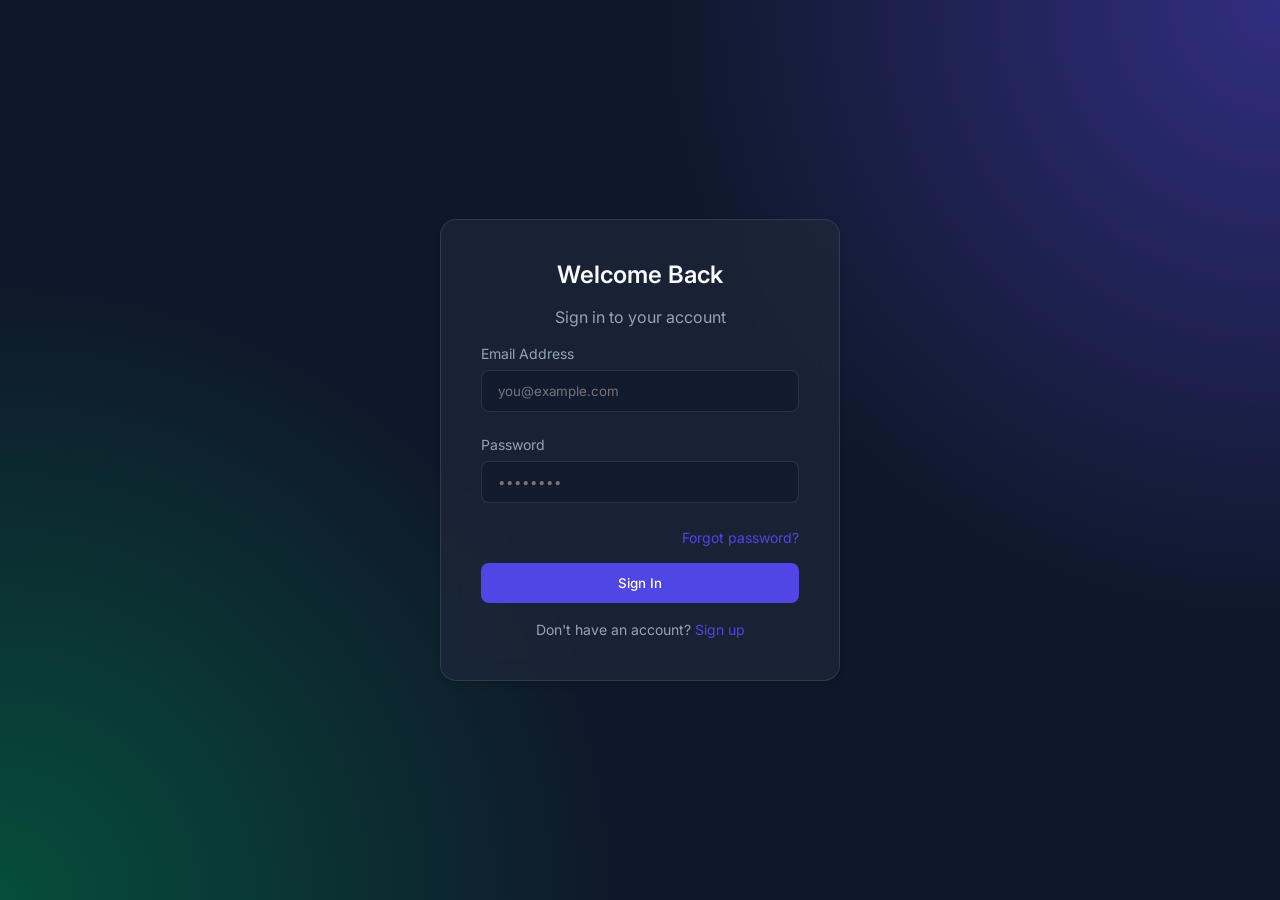
<file: fe/index.html>
<!DOCTYPE html>
<html lang="en">

<head>
    <meta charset="UTF-8">
    <meta name="viewport" content="width=device-width, initial-scale=1.0">
    <title>Hotel Management | Authentication</title>
    <link href="https://fonts.googleapis.com/css2?family=Inter:wght@400;500;600&display=swap" rel="stylesheet">
    <link rel="stylesheet" href="css/styles.css">
</head>

<body>

    <div class="auth-container">
        <div class="glass-panel auth-card" id="loginCard">
            <div class="text-center mb-4">
                <h2>Welcome Back</h2>
                <p>Sign in to your account</p>
            </div>

            <div id="loginAlert" class="alert alert-error"></div>

            <form id="loginForm">
                <div class="form-group">
                    <label for="loginEmail">Email Address</label>
                    <input type="email" id="loginEmail" required placeholder="you@example.com">
                </div>
                <div class="form-group">
                    <label for="loginPassword">Password</label>
                    <input type="password" id="loginPassword" required placeholder="••••••••">
                </div>
                <div class="text-right mb-4">
                    <span class="text-sm text-primary cursor-pointer" id="showForgot">Forgot password?</span>
                </div>
                <button type="submit" class="btn btn-primary btn-block" id="loginBtn">Sign In</button>
            </form>

            <div class="text-center mt-4">
                <p class="text-sm">Don't have an account? <span class="text-primary cursor-pointer"
                        id="showRegister">Sign up</span></p>
            </div>
        </div>

        <div class="glass-panel auth-card hidden" id="registerCard">
            <div class="text-center mb-4">
                <h2>Create Account</h2>
                <p>Join our hotel management system</p>
            </div>

            <div id="registerAlert" class="alert alert-error"></div>

            <form id="registerForm">
                <div class="form-group">
                    <label for="regFullName">Full Name</label>
                    <input type="text" id="regFullName" required placeholder="John Doe">
                </div>
                <div class="form-group">
                    <label for="regEmail">Email Address</label>
                    <input type="email" id="regEmail" required placeholder="you@example.com">
                </div>
                <div class="form-group">
                    <label for="regPassword">Password</label>
                    <input type="password" id="regPassword" required minlength="6" placeholder="••••••••">
                </div>
                <button type="submit" class="btn btn-primary btn-block" id="registerBtn">Register</button>
            </form>

            <div class="text-center mt-4">
                <p class="text-sm">Already have an account? <span class="text-primary cursor-pointer"
                        id="showLogin">Sign in</span></p>
            </div>
        </div>

        <div class="glass-panel auth-card hidden" id="forgotCard">
            <div class="text-center mb-4">
                <h2>Forgot Password</h2>
                <p>Enter your email to receive a reset token</p>
            </div>

            <div id="forgotAlert" class="alert alert-error"></div>

            <form id="forgotForm">
                <div class="form-group">
                    <label for="forgotEmail">Email Address</label>
                    <input type="email" id="forgotEmail" required placeholder="you@example.com">
                </div>
                <button type="submit" class="btn btn-primary btn-block" id="forgotBtn">Send Token</button>
            </form>

            <div class="text-center mt-4">
                <p class="text-sm"><span class="text-primary cursor-pointer" id="backToLoginForgot">Back to Login</span>
                </p>
            </div>
        </div>

        <div class="glass-panel auth-card hidden" id="resetCard">
            <div class="text-center mb-4">
                <h2>Reset Password</h2>
                <p>Enter your token and new password</p>
            </div>

            <div id="resetAlert" class="alert alert-error"></div>

            <form id="resetForm">
                <div class="form-group">
                    <label for="resetEmail">Email Address</label>
                    <input type="email" id="resetEmail" required placeholder="you@example.com">
                </div>
                <div class="form-group">
                    <label for="resetToken">Reset Token</label>
                    <input type="text" id="resetToken" required placeholder="Paste token here">
                </div>
                <div class="form-group">
                    <label for="resetNewPassword">New Password</label>
                    <input type="password" id="resetNewPassword" required minlength="6" placeholder="••••••••">
                </div>
                <button type="submit" class="btn btn-primary btn-block" id="resetBtn">Change Password</button>
            </form>

            <div class="text-center mt-4">
                <p class="text-sm"><span class="text-primary cursor-pointer" id="backToLoginReset">Back to Login</span>
                </p>
            </div>
        </div>
    </div>

    <!-- Scripts -->
    <script src="js/api.js"></script>
    <script src="js/auth.js"></script>
</body>

</html>
</file>
<file: fe/css/styles.css>
:root {
  --primary-color: #4F46E5; /* Indigo 600 */
  --primary-hover: #4338CA;
  --secondary-color: #10B981; /* Emerald 500 */
  --danger-color: #EF4444;
  --base-bg: #0F172A; /* Slate 900 */
  --surface-bg: rgba(30, 41, 59, 0.7); /* Slate 800 transparent */
  --surface-border: rgba(255, 255, 255, 0.1);
  --text-main: #F8FAFC;
  --text-muted: #94A3B8;
  --font-family: 'Inter', sans-serif;
}

* {
  box-sizing: border-box;
  margin: 0;
  padding: 0;
}

body {
  font-family: var(--font-family);
  background-color: var(--base-bg);
  background-image: radial-gradient(circle at top right, #312E81 0%, transparent 40%),
                    radial-gradient(circle at bottom left, #064E3B 0%, transparent 40%);
  background-attachment: fixed;
  color: var(--text-main);
  min-height: 100vh;
  display: flex;
  flex-direction: column;
}

/* Glassmorphism Surface Utilities */
.glass-panel {
  background: var(--surface-bg);
  backdrop-filter: blur(12px);
  -webkit-backdrop-filter: blur(12px);
  border: 1px solid var(--surface-border);
  border-radius: 16px;
  box-shadow: 0 4px 6px -1px rgba(0, 0, 0, 0.1), 0 2px 4px -1px rgba(0, 0, 0, 0.06);
}

.glass-header {
  padding: 1rem 2rem;
  display: flex;
  justify-content: space-between;
  align-items: center;
  border-bottom: 1px solid var(--surface-border);
}

/* Typography */
h1, h2, h3 { font-weight: 600; margin-bottom: 1rem; }
p { color: var(--text-muted); line-height: 1.5; }

/* Forms & Inputs */
.form-group {
  margin-bottom: 1.5rem;
}

label {
  display: block;
  margin-bottom: 0.5rem;
  font-size: 0.875rem;
  color: var(--text-muted);
}

input, select, textarea {
  width: 100%;
  padding: 0.75rem 1rem;
  background: rgba(15, 23, 42, 0.6);
  border: 1px solid var(--surface-border);
  border-radius: 8px;
  color: var(--text-main);
  font-family: var(--font-family);
  transition: all 0.3s ease;
}

input:focus, select:focus, textarea:focus {
  outline: none;
  border-color: var(--primary-color);
  box-shadow: 0 0 0 2px rgba(79, 70, 229, 0.2);
}

/* Buttons */
.btn {
  display: inline-flex;
  align-items: center;
  justify-content: center;
  padding: 0.75rem 1.5rem;
  border-radius: 8px;
  font-weight: 500;
  cursor: pointer;
  border: none;
  transition: all 0.2s ease;
  font-family: var(--font-family);
}

.btn-primary {
  background-color: var(--primary-color);
  color: white;
}

.btn-primary:hover {
  background-color: var(--primary-hover);
  transform: translateY(-1px);
}

.btn-secondary {
  background-color: transparent;
  color: var(--text-main);
  border: 1px solid var(--surface-border);
}

.btn-secondary:hover {
  background-color: rgba(255, 255, 255, 0.05);
}

.btn-danger {
  background-color: var(--danger-color);
  color: white;
}

.btn-block { width: 100%; }

/* Alerts / Toasts */
.alert {
  padding: 1rem;
  border-radius: 8px;
  margin-bottom: 1rem;
  font-size: 0.875rem;
  display: none;
}
.alert-error {
  background-color: rgba(239, 68, 68, 0.2);
  color: #FCA5A5;
  border: 1px solid rgba(239, 68, 68, 0.3);
}
.alert-success {
  background-color: rgba(16, 185, 129, 0.2);
  color: #6EE7B7;
  border: 1px solid rgba(16, 185, 129, 0.3);
}

/* Layout Utilities */
.container {
  width: 100%;
  max-width: 1200px;
  margin: 0 auto;
  padding: 2rem;
}

.auth-container {
  display: flex;
  align-items: center;
  justify-content: center;
  min-height: 100vh;
}

.auth-card {
  width: 100%;
  max-width: 400px;
  padding: 2.5rem;
}

/* Utilities */
.hidden { display: none !important; }
.text-center { text-align: center; }
.mt-4 { margin-top: 1rem; }
.mb-4 { margin-bottom: 1rem; }
.cursor-pointer { cursor: pointer; }
.text-primary { color: var(--primary-color); }
.text-sm { font-size: 0.875rem; }

/* Dashboard layout */
.dashboard-layout {
  display: grid;
  grid-template-columns: 250px 1fr;
  min-height: 100vh;
}

.sidebar {
  border-right: 1px solid var(--surface-border);
  padding: 2rem 1rem;
}

.nav-item {
  display: block;
  padding: 0.75rem 1rem;
  color: var(--text-muted);
  text-decoration: none;
  border-radius: 8px;
  margin-bottom: 0.5rem;
  transition: all 0.2s;
}

.nav-item:hover, .nav-item.active {
  background: rgba(255, 255, 255, 0.05);
  color: var(--primary-color);
}

/* Tables */
.table-container {
  width: 100%;
  overflow-x: auto;
}

table {
  width: 100%;
  border-collapse: collapse;
}

th, td {
  padding: 1rem;
  text-align: left;
  border-bottom: 1px solid var(--surface-border);
}

th {
  color: var(--text-muted);
  font-weight: 500;
  font-size: 0.875rem;
  text-transform: uppercase;
  letter-spacing: 0.05em;
}

tbody tr:hover {
  background: rgba(255, 255, 255, 0.02);
}

/* Modal */
.modal-overlay {
  position: fixed;
  inset: 0;
  background: rgba(0, 0, 0, 0.6);
  backdrop-filter: blur(4px);
  display: flex;
  align-items: center;
  justify-content: center;
  z-index: 1000;
}

.modal-box {
  width: 100%;
  max-width: 480px;
  padding: 2rem;
  animation: slideUp 0.25s ease;
}

@keyframes slideUp {
  from { transform: translateY(30px); opacity: 0; }
  to   { transform: translateY(0); opacity: 1; }
}

/* Inline action buttons (small) */
.btn-xs {
  padding: 0.35rem 0.75rem;
  font-size: 0.75rem;
  border-radius: 6px;
}

.btn-warning {
  background-color: #F59E0B;
  color: #1A1A1A;
}
.btn-warning:hover { background-color: #D97706; }

.text-right { text-align: right; }
.text-muted { color: var(--text-muted); }
.text-error { color: var(--danger-color); }
</file>
